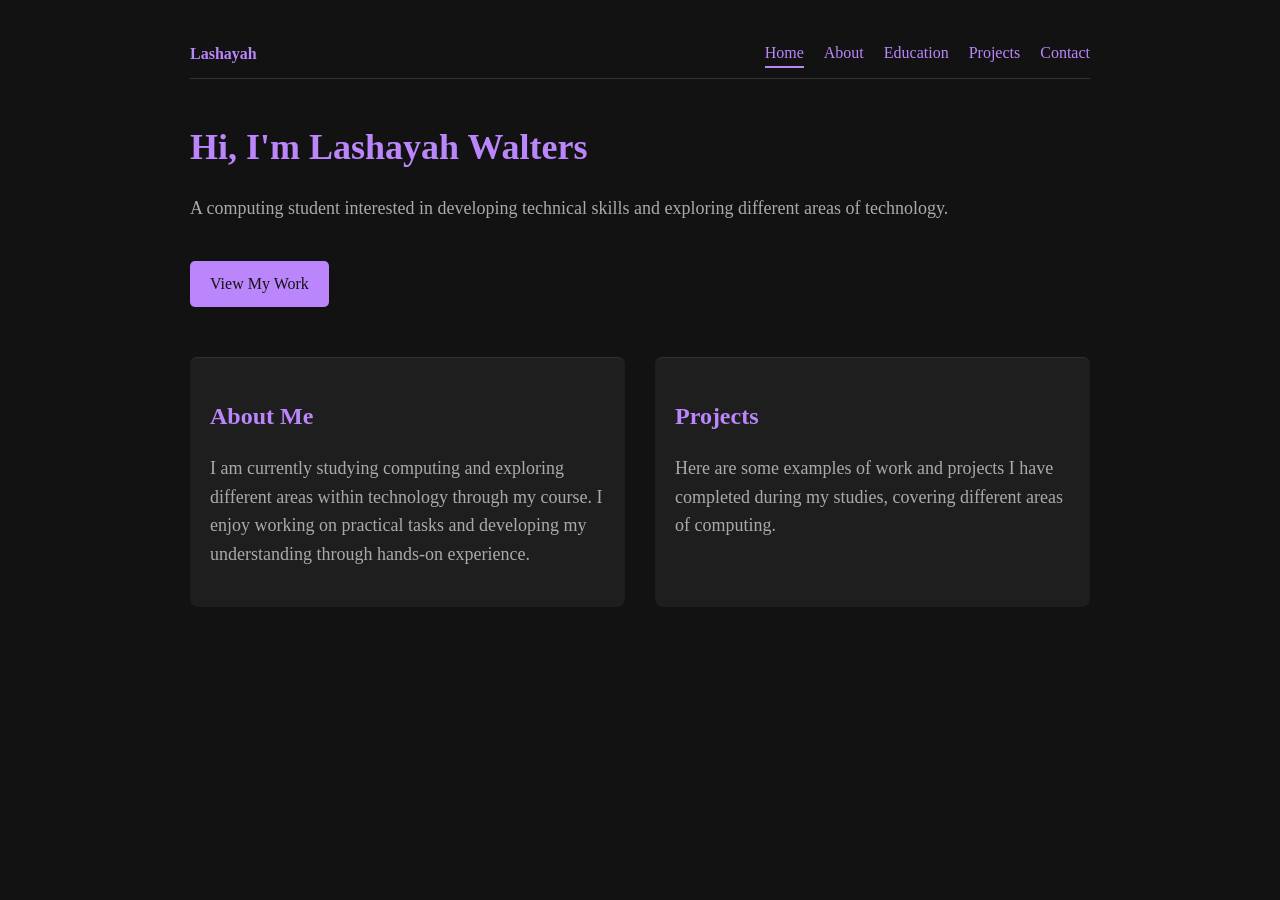
<file: index.html>
<!DOCTYPE html>
<html>
<head>
    <title>Home</title>
    <link rel="stylesheet" href="style.css">
</head>
<body>

    <nav>
        <div class="logo">Lashayah</div>

        <div class="nav-links">
            <a href="index.html" class="active">Home</a>
            <a href="about.html">About</a>
            <a href="education.html">Education</a>
            <a href="projects.html">Projects</a>
            <a href="contact.html">Contact</a>
        </div>
    </nav>

    <div class="hero">
        <h1>Hi, I'm Lashayah Walters</h1>
        <p>A computing student interested in developing technical skills and exploring different areas of technology.</p>
        <a href="projects.html" class="btn">View My Work</a>
    </div>

    <div class="sections">
        <div class="section">
            <h2>About Me</h2>
            <p>I am currently studying computing and exploring different areas within technology through my course. I enjoy working on practical tasks and developing my understanding through hands-on experience.</p>
        </div>

        <div class="section">
            <h2>Projects</h2>
            <p>Here are some examples of work and projects I have completed during my studies, covering different areas of computing.</p>
        </div>
    </div>

</body>
</html>
<script src="script.js"></script>
</file>
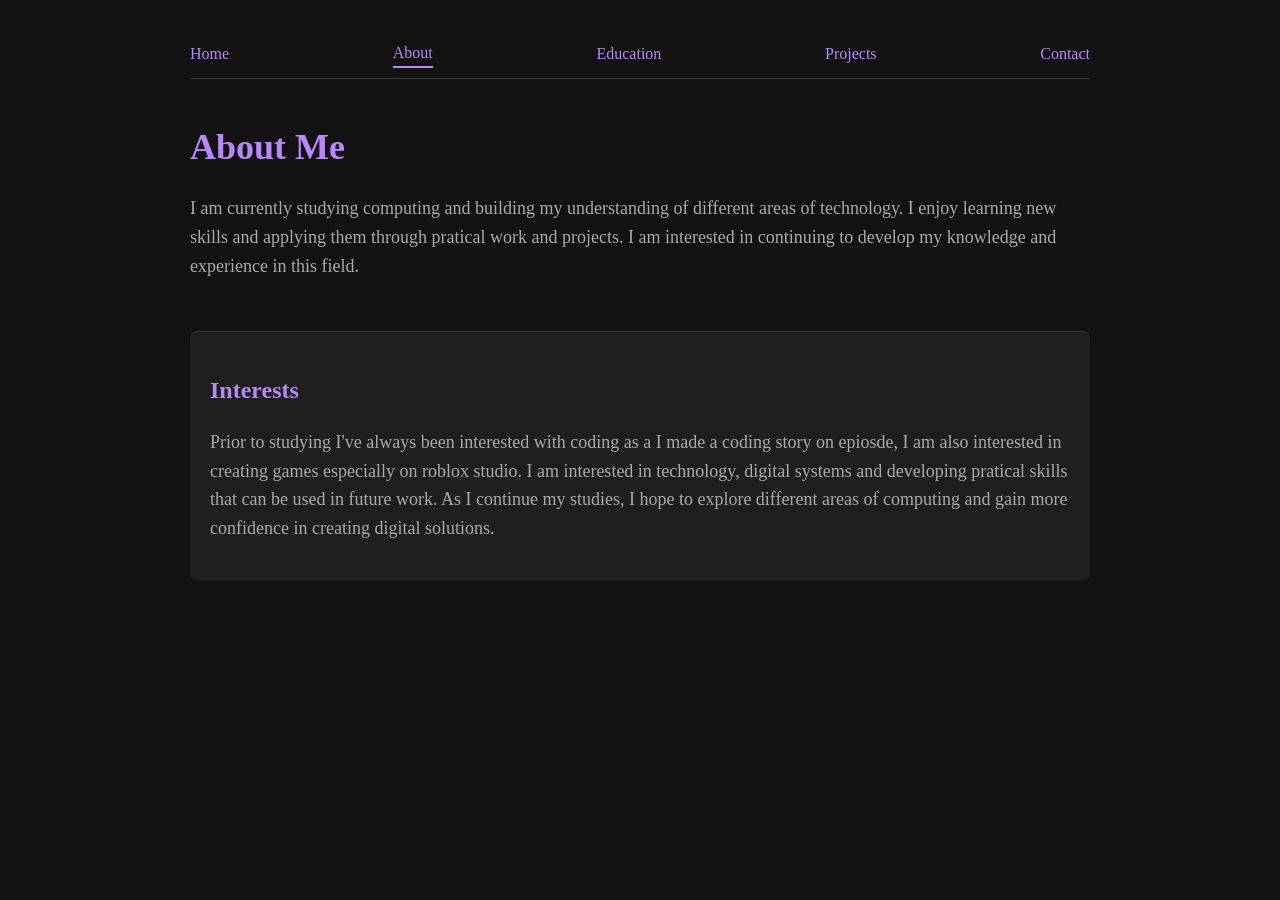
<file: about.html>
<!DOCTYPE html>
<html>
<head>
    <title>About</title>
    <link rel="stylesheet" href="style.css">
</head>
<body>

<nav>
    <a href="index.html">Home</a>
    <a href="about.html" class="active">About</a>
    <a href="education.html">Education</a>
    <a href="projects.html">Projects</a>
    <a href="contact.html">Contact</a>
</nav>

<div class="hero">
    <h1>About Me</h1>
    <p>I am currently studying computing and building my understanding of different areas of technology. I enjoy learning new skills and applying them through pratical work and projects. I am interested in continuing to develop my knowledge and experience in this field. </p>
</div>

<div class="section">
    <h2>Interests</h2>
    <p>Prior to studying I've always been interested with coding as a I made a coding story on epiosde, I am also interested in creating games especially on roblox studio. I am interested in technology, digital systems and developing pratical skills that can be used in future work. As I continue my studies, I hope to explore different areas of computing and gain more confidence in creating digital solutions.</p>
</div>

<script src="script.js"></script>

</body>
</html>
</file>
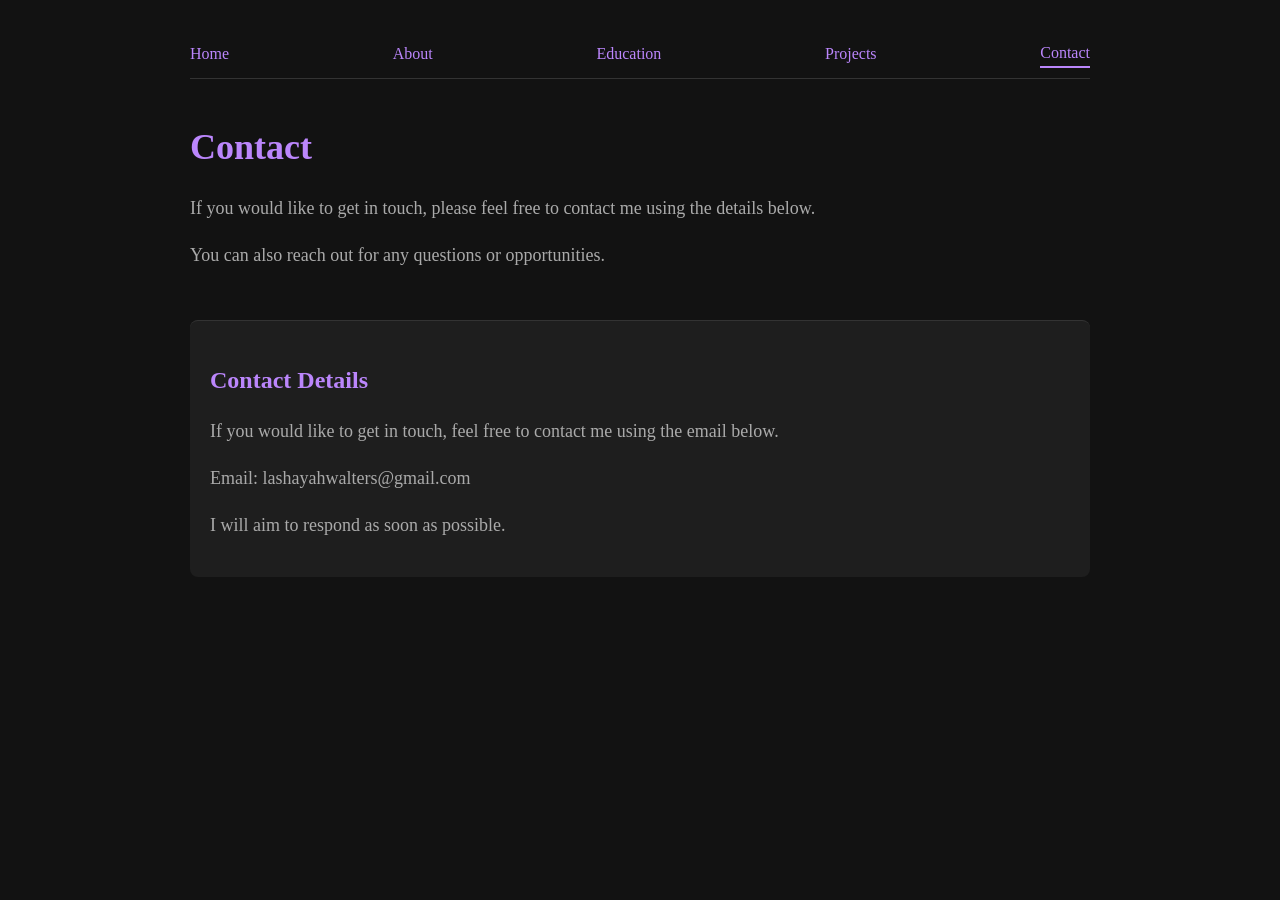
<file: contact.html>
<!DOCTYPE html>
<html>
<head>
    <title>Contact</title>
    <link rel="stylesheet" href="style.css">
</head>
<body>

<nav>
    <a href="index.html">Home</a>
    <a href="about.html">About</a>
    <a href="education.html">Education</a>
    <a href="projects.html">Projects</a>
    <a href="contact.html" class="active">Contact</a>
</nav>

<div class="hero">
    <h1>Contact</h1>
    <p>If you would like to get in touch, please feel free to contact me using the details below.</p>
    <p>You can also reach out for any questions or opportunities.</p>
</div>

<div class="section">
    <h2>Contact Details</h2>
    <p>If you would like to get in touch, feel free to contact me using the email below.</p>
    <p>Email: lashayahwalters@gmail.com</p>
    <p>I will aim to respond as soon as possible.</p>
</div>

</body>
</html>
</file>
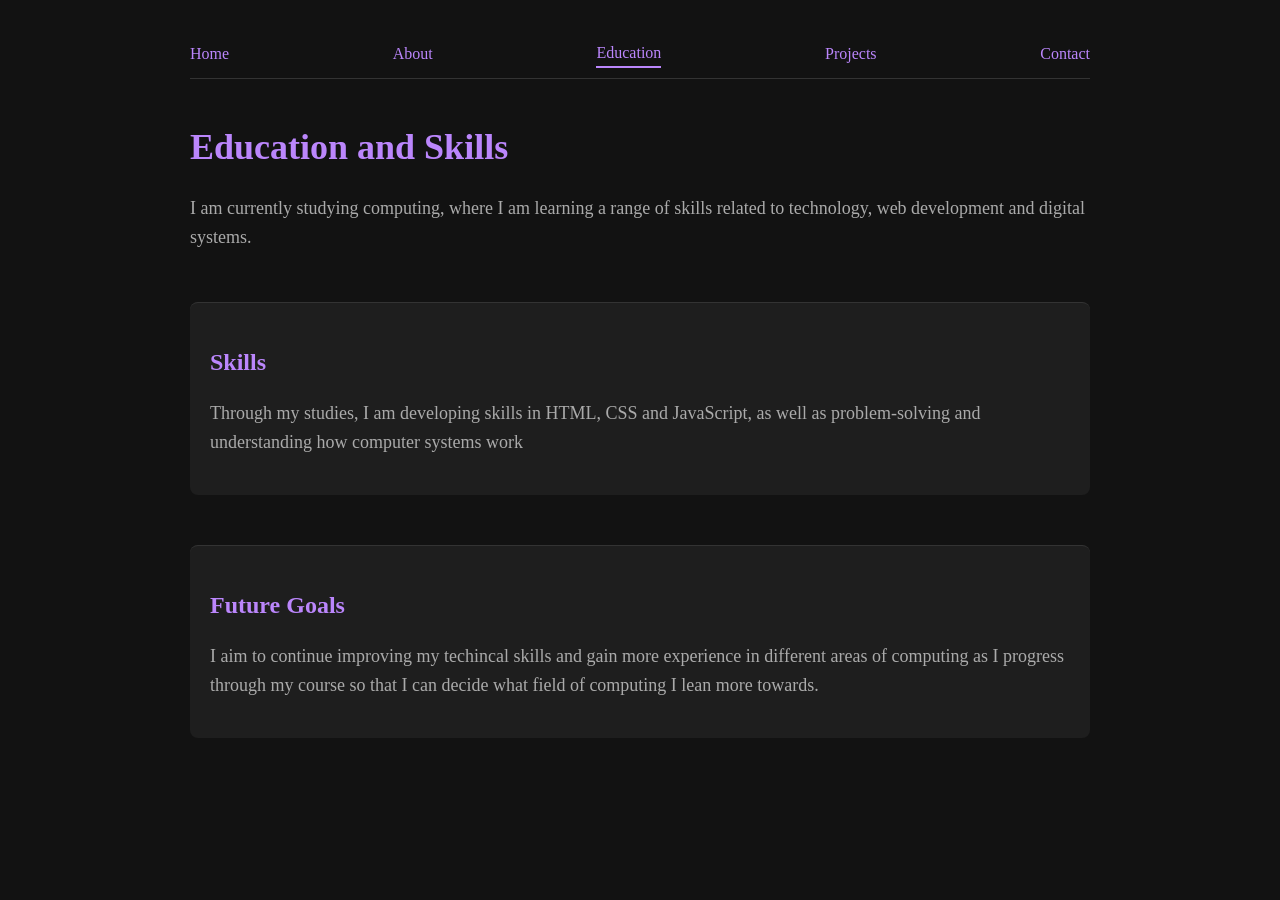
<file: education.html>
<!DOCTYPE html>
<html>
<head>
    <title>Education</title>
    <link rel="stylesheet" href="style.css">
</head>
<body>

<nav>
    <a href="index.html">Home</a>
    <a href="about.html">About</a>
    <a href="education.html" class="active">Education</a>
    <a href="projects.html">Projects</a>
    <a href="contact.html">Contact</a>
</nav>

<div class="hero">
    <h1>Education and Skills</h1>
    <p>I am currently studying computing, where I am learning a range of skills related to technology, web development and digital systems.</p>
</div>

<div class="section">
    <h2>Skills</h2>
    <p>Through my studies, I am developing skills in HTML, CSS and JavaScript, as well as problem-solving and understanding how computer systems work</p>
</div>

<div class="section">
    <h2>Future Goals</h2>
    <p>I aim to continue improving my techincal skills and gain more experience in different areas of computing as I progress through my course so that I can decide what field of computing I lean more towards.</p>
</div>
</body>
</html>
</file>
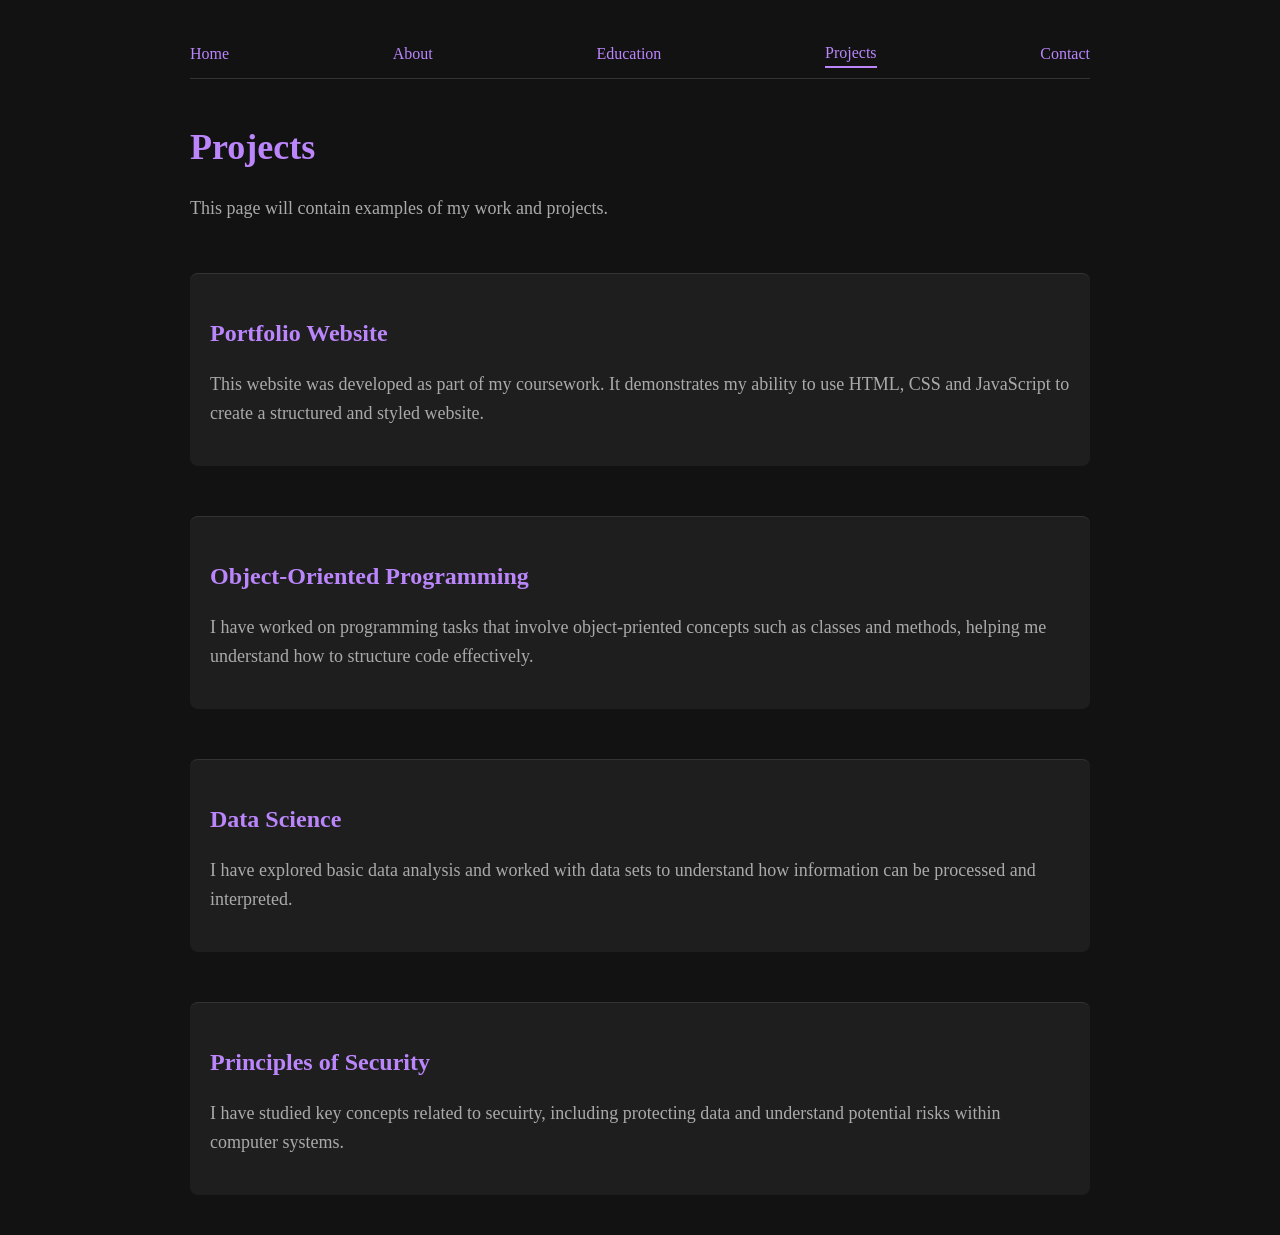
<file: projects.html>
<!DOCTYPE html>
<html>
<head>
    <title>Projects</title>
    <link rel="stylesheet" href="style.css">
</head>
<body>

<nav>
    <a href="index.html">Home</a>
    <a href="about.html">About</a>
    <a href="education.html">Education</a>
    <a href="projects.html" class="active">Projects</a>
    <a href="contact.html">Contact</a>
</nav>

<div class="hero">
    <h1>Projects</h1>
    <p>This page will contain examples of my work and projects.</p>
</div>

<div class="section">
    <h2>Portfolio Website</h2>
    <p>This website was developed as part of my coursework. It demonstrates my ability to use HTML, CSS and JavaScript to create a structured and styled website.</p>
</div>

<div class="section">
    <h2>Object-Oriented Programming</h2>
    <p>I have worked on programming tasks that involve object-priented concepts such as classes and methods, helping me understand how to structure code effectively.</p>
</div>

<div class="section">
    <h2>Data Science</h2>
    <p>I have explored basic data analysis and worked with data sets to understand how information can be processed and interpreted.</p>
</div>

<div class="section">
    <h2>Principles of Security</h2>
    <p>I have studied key concepts related to secuirty, including protecting data and understand potential risks within computer systems.</p>
</div>
</body>
</html>
</file>
<file: style.css>
html {
    scroll-behavior: smooth;
}

body {
    background-color: #121212;
    color: #ffffff;
    max-width: 900px;
    margin: 40px auto;
    line-height: 1.6;
}

h1 {
    color: #bb86fc;
}

a {
    color: #bb86fc;
    text-decoration: none;
}

a:hover {
    color: #ffffff;
}

nav {
    display: flex;
    justify-content: space-between;
    align-items: center;
    margin-bottom: 20px;
    border-bottom: 1px solid #333;
    padding-bottom: 10px;
}

.nav-links {
    display: flex;
    gap: 20px;
}

.hero {
    margin-top: 40px;
}

.hero h1 {
    font-size: 36px;
    margin-bottom: 10px;
}

.hero p {
    color: #aaaaaa;
    font-size: 18px;
}

.btn {
    display: inline-block;
    margin-top: 20px;
    padding: 10px 20px;
    background-color: #bb86fc;
    color: #121212;
    border-radius: 5px;
    transition: 0.3;
}

.btn:hover {
    background-color: #333;
}

.logo {
    font-weight: bold;
    color: #bb86fc;
}
.section {
    margin-top: 50px;
    padding-top: 20px;
    border-top: 1px solid #333;
}

.section h2 {
    color: #bb86fc;
    margin-bottom: 10px;
}

.section p {
    color: #aaaaaa;
    font-size: 18px;
}
.sections {
    display: flex;
    gap: 30px;
}
.section {
    flex: 1;
    padding: 20px;
    background-color: #1e1e1e;
    border-radius: 8px;
}
.section:hover {
    transform: translateY(-5px);
}
.section {
    transition: 0.3s;
}
.active {
    border-bottom: 2px solid #bb86fc;
}
</file>
